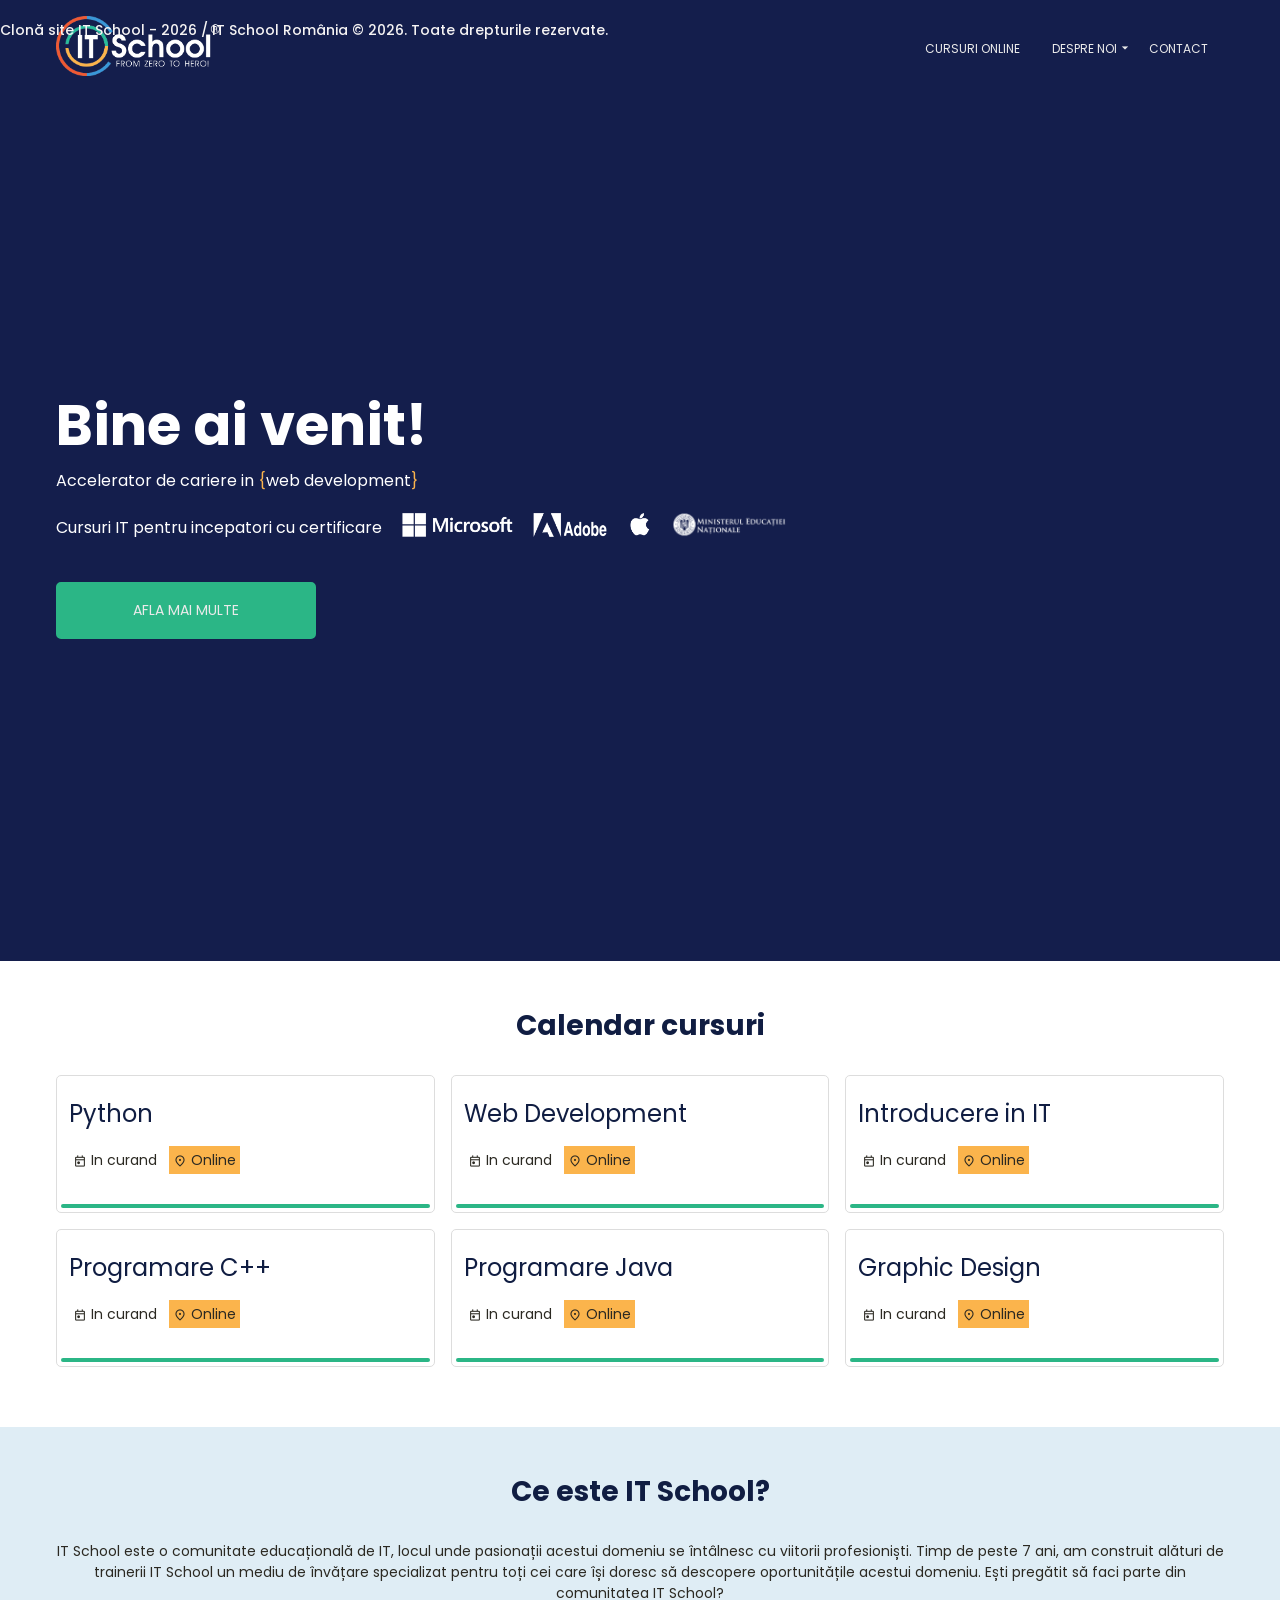
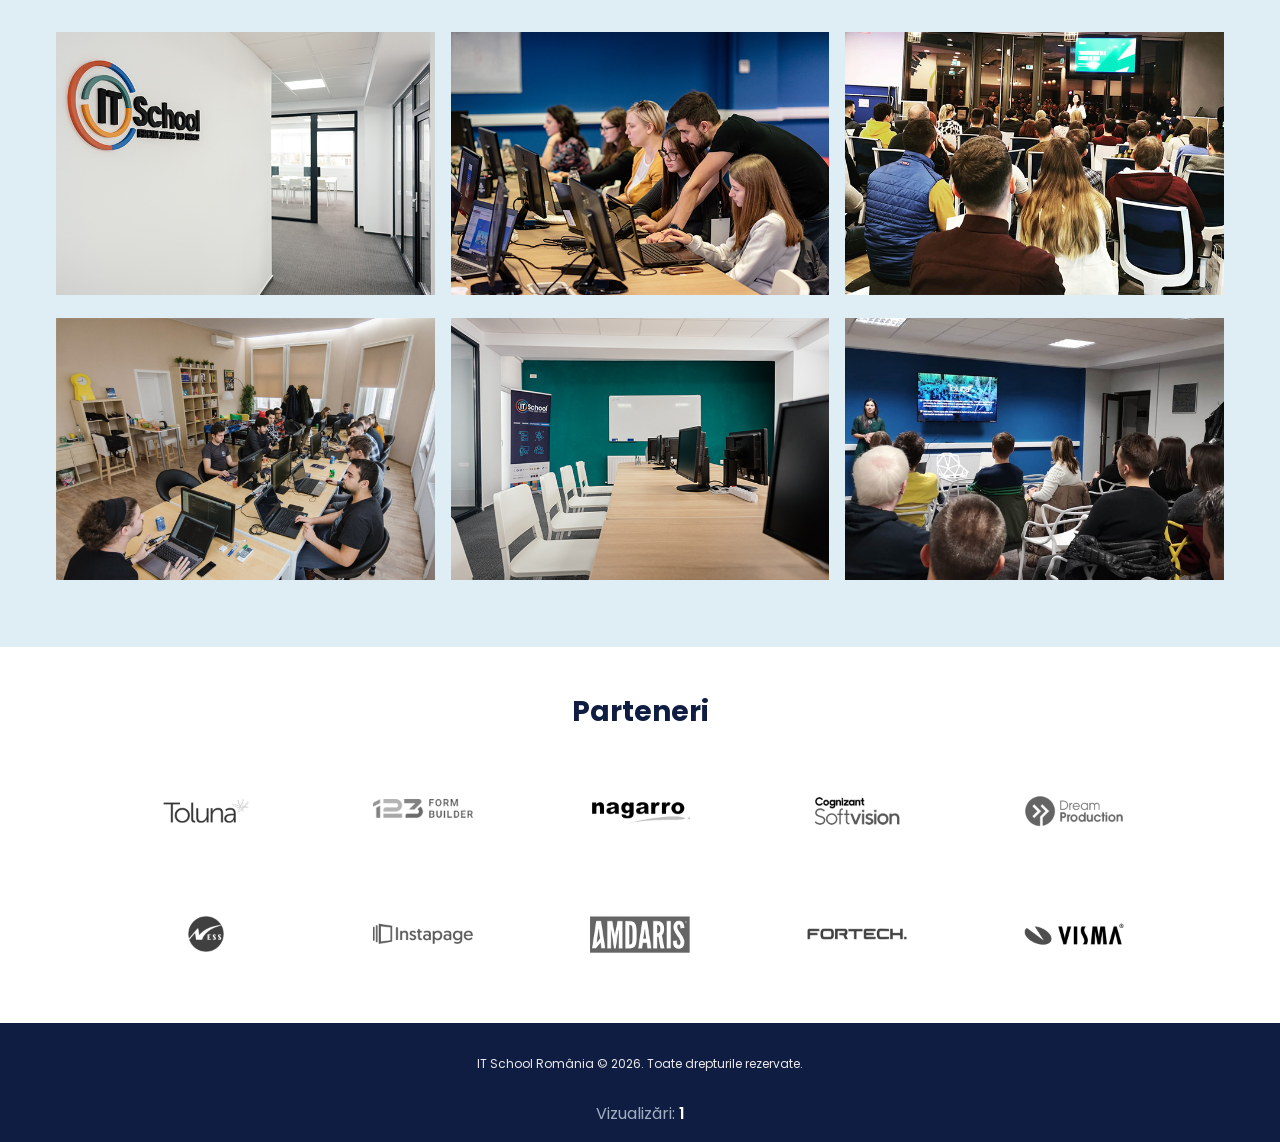
<file: index.html>
<!doctype html>
<html lang="en">
  <head>
    <meta charset="UTF-8" />
    <meta http-equiv="X-UA-Compatible" content="IE=edge" />
    <meta name="viewport" content="width=device-width, initial-scale=1.0" />
    <title>Clonă IT School</title>
    <meta name="description" content="O replică a site-ului itschool.ro" />

    <link rel="preconnect" href="https://fonts.googleapis.com" />
    <link rel="preconnect" href="https://fonts.gstatic.com" crossorigin />
    <link
      href="https://fonts.googleapis.com/css2?family=Poppins:ital,wght@0,400;0,700;1,400&display=swap"
      rel="stylesheet"
    />
    <link
      href="https://fonts.googleapis.com/css2?family=Material+Symbols+Outlined:opsz,wght,FILL,GRAD@24,400,0,0"
      rel="stylesheet"
    />
    <link rel="stylesheet" href="css/main.css" />
    <link rel="stylesheet" href="css/home.css" />

    <style>
      .scrolling-ticker {
        background-color: transparent;
        color: #f5f3f3;
        padding: 20px 0;
        overflow: hidden;
        white-space: nowrap;
        width: 100%;
        position: relative;
        z-index: 5;
        font-family: 'Poppins', sans-serif;
        font-size: 14px;
        font-weight: 500;
      }
      .ticker-text {
        display: inline-block;
        animation: moveLeft 20s linear infinite;
      }
      @keyframes moveLeft {
        0% { transform: translateX(100vw); }
        100% { transform: translateX(-100%); }
      }
      .fade-update {
        animation: flashHighlight 1s ease-out;
      }
      @keyframes flashHighlight {
        0% { color: #1a6be5; transform: scale(1.3); }
        100% { color: inherit; transform: scale(1); }
      }
    </style>
  </head>
  <body>
    <!-- NAVBAR -->
    <nav>
      <div class="container">
        <a href="index.html" class="logo-link">
          <img src="img/itschool-logo.png" alt="itschool logo" />
        </a>
        <div class="menu-icon-container">
          <span class="material-symbols-outlined menu-icon"> menu </span>
          <input type="checkbox" />
          <ul>
            <li><a href="pages/courses.html"> Cursuri Online </a></li>
            <li class="about-us">
              <a href="pages/about.html">
                Despre Noi
                <span class="material-symbols-outlined arrow-down-icon">
                  arrow_drop_down
                </span>
              </a>
              <div class="submenu">
                <a href="index.html">IT School</a>
                <a href="pages/about.html">Despre Noi</a>
                
              </div>
            </li>
            <li><a href="pages/contact.html"> Contact </a></li>
          </ul>
        </div>
      </div>
    </nav>

    <!-- TICKER -->
    <div class="scrolling-ticker">
      <div class="ticker-text">
        Clonă site IT School - 2026 / IT School România © 2026. Toate drepturile rezervate.
      </div>
    </div>

    <!-- MAIN CONTENT -->
    <main>
      <section class="welcome">
        <div class="container">
          <h1>Bine ai venit!</h1>
          <p>
            Accelerator de cariere in <span>{</span>web development<span>}</span>
          </p>
          <p>
            Cursuri IT pentru incepatori cu certificare
            <img src="img/microsoft.png" alt="Microsoft" />
            <img src="img/adobe.png" alt="Adobe" />
            <img src="img/apple.png" alt="Apple" />
            <img src="img/minister.png" alt="Ministerul Educatiei" />
          </p>
          <a href="pages/courses.html">Afla mai multe</a>
        </div>
      </section>

      <section class="courses">
        <div class="container grid">
          <h2>Calendar cursuri</h2>
          <div class="courses-container">
            <div class="course-wrapper">
              <div class="course">
                <div class="content">
                  <h3>Python</h3>
                  <div class="badges">
                    <span class="date">
                      <span class="material-symbols-outlined"> today </span>
                      <span>In curand</span>
                    </span>
                    <span class="place">
                      <span class="material-symbols-outlined"> location_on </span>
                      <span>Online</span>
                    </span>
                  </div>
                </div>
                <div class="bar"></div>
              </div>
            </div>
            <div class="course-wrapper">
              <div class="course">
                <div class="content">
                  <h3>Web Development</h3>
                  <div class="badges">
                    <span class="date">
                      <span class="material-symbols-outlined"> today </span>
                      <span>In curand</span>
                    </span>
                    <span class="place">
                      <span class="material-symbols-outlined"> location_on </span>
                      <span>Online</span>
                    </span>
                  </div>
                </div>
                <div class="bar"></div>
              </div>
            </div>
            <div class="course-wrapper">
              <div class="course">
                <div class="content">
                  <h3>Introducere in IT</h3>
                  <div class="badges">
                    <span class="date">
                      <span class="material-symbols-outlined"> today </span>
                      <span>In curand</span>
                    </span>
                    <span class="place">
                      <span class="material-symbols-outlined"> location_on </span>
                      <span>Online</span>
                    </span>
                  </div>
                </div>
                <div class="bar"></div>
              </div>
            </div>
            <div class="course-wrapper">
              <div class="course">
                <div class="content">
                  <h3>Programare C++</h3>
                  <div class="badges">
                    <span class="date">
                      <span class="material-symbols-outlined"> today </span>
                      <span>In curand</span>
                    </span>
                    <span class="place">
                      <span class="material-symbols-outlined"> location_on </span>
                      <span>Online</span>
                    </span>
                  </div>
                </div>
                <div class="bar"></div>
              </div>
            </div>
            <div class="course-wrapper">
              <div class="course">
                <div class="content">
                  <h3>Programare Java</h3>
                  <div class="badges">
                    <span class="date">
                      <span class="material-symbols-outlined"> today </span>
                      <span>In curand</span>
                    </span>
                    <span class="place">
                      <span class="material-symbols-outlined"> location_on </span>
                      <span>Online</span>
                    </span>
                  </div>
                </div>
                <div class="bar"></div>
              </div>
            </div>
            <div class="course-wrapper">
              <div class="course">
                <div class="content">
                  <h3>Graphic Design</h3>
                  <div class="badges">
                    <span class="date">
                      <span class="material-symbols-outlined"> today </span>
                      <span>In curand</span>
                    </span>
                    <span class="place">
                      <span class="material-symbols-outlined"> location_on </span>
                      <span>Online</span>
                    </span>
                  </div>
                </div>
                <div class="bar"></div>
              </div>
            </div>
          </div>
        </div>
      </section>

      <section class="who-we-are">
        <div class="container grid">
          <h2>Ce este IT School?</h2>
          <p>
            IT School este o comunitate educațională de IT, locul unde
            pasionații acestui domeniu se întâlnesc cu viitorii profesioniști.
            Timp de peste 7 ani, am construit alături de trainerii IT School un
            mediu de învățare specializat pentru toți cei care își doresc să
            descopere oportunitățile acestui domeniu. Ești pregătit să faci
            parte din comunitatea IT School?
          </p>
          <div class="images-container">
            <div class="image-wrapper">
              <img src="img/about-us-1.jpeg" alt="" />
            </div>
            <div class="image-wrapper">
              <img src="img/about-us-2.jpeg" alt="" />
            </div>
            <div class="image-wrapper">
              <img src="img/about-us-3.jpeg" alt="" />
            </div>
            <div class="image-wrapper">
              <img src="img/about-us-4.jpeg" alt="" />
            </div>
            <div class="image-wrapper">
              <img src="img/about-us-5.jpeg" alt="" />
            </div>
            <div class="image-wrapper">
              <img src="img/about-us-6.jpeg" alt="" />
            </div>
          </div>
        </div>
      </section>

      <section class="partners">
        <div class="container">
          <h2>Parteneri</h2>
          <div class="partners-container">
            <div class="image-wrapper"><img src="img/toluna.png" alt="Toluna" /></div>
            <div class="image-wrapper"><img src="img/123formbuilder.png" alt="123formbuilder" /></div>
            <div class="image-wrapper"><img src="img/nagarro.png" alt="Nagarro" /></div>
            <div class="image-wrapper"><img src="img/cognizant.png" alt="SoftVision" /></div>
            <div class="image-wrapper"><img src="img/dreamproduction.png" alt="Dream Production" /></div>
            <div class="image-wrapper"><img src="img/ness.png" alt="Ness" /></div>
            <div class="image-wrapper"><img src="img/instapage.png" alt="Instapage" /></div>
            <div class="image-wrapper"><img src="img/amdaris.png" alt="Amadaris" /></div>
            <div class="image-wrapper"><img src="img/fortech.png" alt="Fortech" /></div>
            <div class="image-wrapper"><img src="img/visma.png" alt="Visma" /></div>
          </div>
        </div>
      </section>
    </main>

    <!-- FOOTER -->
    <footer>
      <div class="container">
        <p>IT School România © 2026. Toate drepturile rezervate.</p>
        <div style="text-align:center; margin-top:12px; color: #a0aec0; font-family: 'Poppins', sans-serif;">
          Vizualizări: <span id="vizitatori-reali" style="font-weight: 600; color: #ffffff; display: inline-block;">0</span>
        </div>
      </div>
    </footer>

    <!-- SCRIPT CONTOR -->
    <script>
      document.addEventListener("DOMContentLoaded", function() {
        const elViz = document.getElementById('vizitatori-reali');
        if (!elViz) return;

        let backup = localStorage.getItem('it_school_global');
        let initialCount = backup ? parseInt(backup, 10) : 0;
        elViz.textContent = initialCount;

        function afiseazaContor(numar) {
          if (numar === undefined || numar === null) return;
          const num = parseInt(numar, 10);
          if (isNaN(num)) return;

          const old = parseInt(elViz.textContent, 10);
          elViz.textContent = num;
          if (num !== old) {
            elViz.classList.remove('fade-update');
            void elViz.offsetWidth;
            elViz.classList.add('fade-update');
          }
          localStorage.setItem('it_school_global', String(num));
        }

        const NAMESPACE = 'it_school_clona';
        const KEY = 'vizualizari';

        function fetchCountAPI(endpoint, retries = 2) {
          const url = `https://api.countapi.xyz/${endpoint}/${NAMESPACE}/${KEY}`;
          return new Promise((resolve, reject) => {
            const timeout = setTimeout(() => reject(new Error('Timeout')), 4000);
            fetch(url)
              .then(res => {
                clearTimeout(timeout);
                if (!res.ok) throw new Error(`HTTP ${res.status}`);
                return res.json();
              })
              .then(data => {
                if (data && typeof data.value === 'number') {
                  resolve(data.value);
                } else {
                  reject(new Error('Invalid response'));
                }
              })
              .catch(err => {
                clearTimeout(timeout);
                if (retries > 0) {
                  setTimeout(() => {
                    fetchCountAPI(endpoint, retries - 1).then(resolve).catch(reject);
                  }, 1000);
                } else {
                  reject(err);
                }
              });
          });
        }

        const SESSION_KEY = 'vizita_contorizata';

        if (!sessionStorage.getItem(SESSION_KEY)) {
          fetchCountAPI('hit')
            .then(count => {
              sessionStorage.setItem(SESSION_KEY, 'true');
              afiseazaContor(count);
            })
            .catch(() => {
              const localCount = parseInt(localStorage.getItem('it_school_global') || '0', 10) + 1;
              afiseazaContor(localCount);
              sessionStorage.setItem(SESSION_KEY, 'true');
            });
        } else {
          fetchCountAPI('get')
            .then(count => afiseazaContor(count))
            .catch(() => {
              const localCount = parseInt(localStorage.getItem('it_school_global') || '0', 10);
              afiseazaContor(localCount);
            });
        }
      });
    </script>
  </body>
</html>
</file>
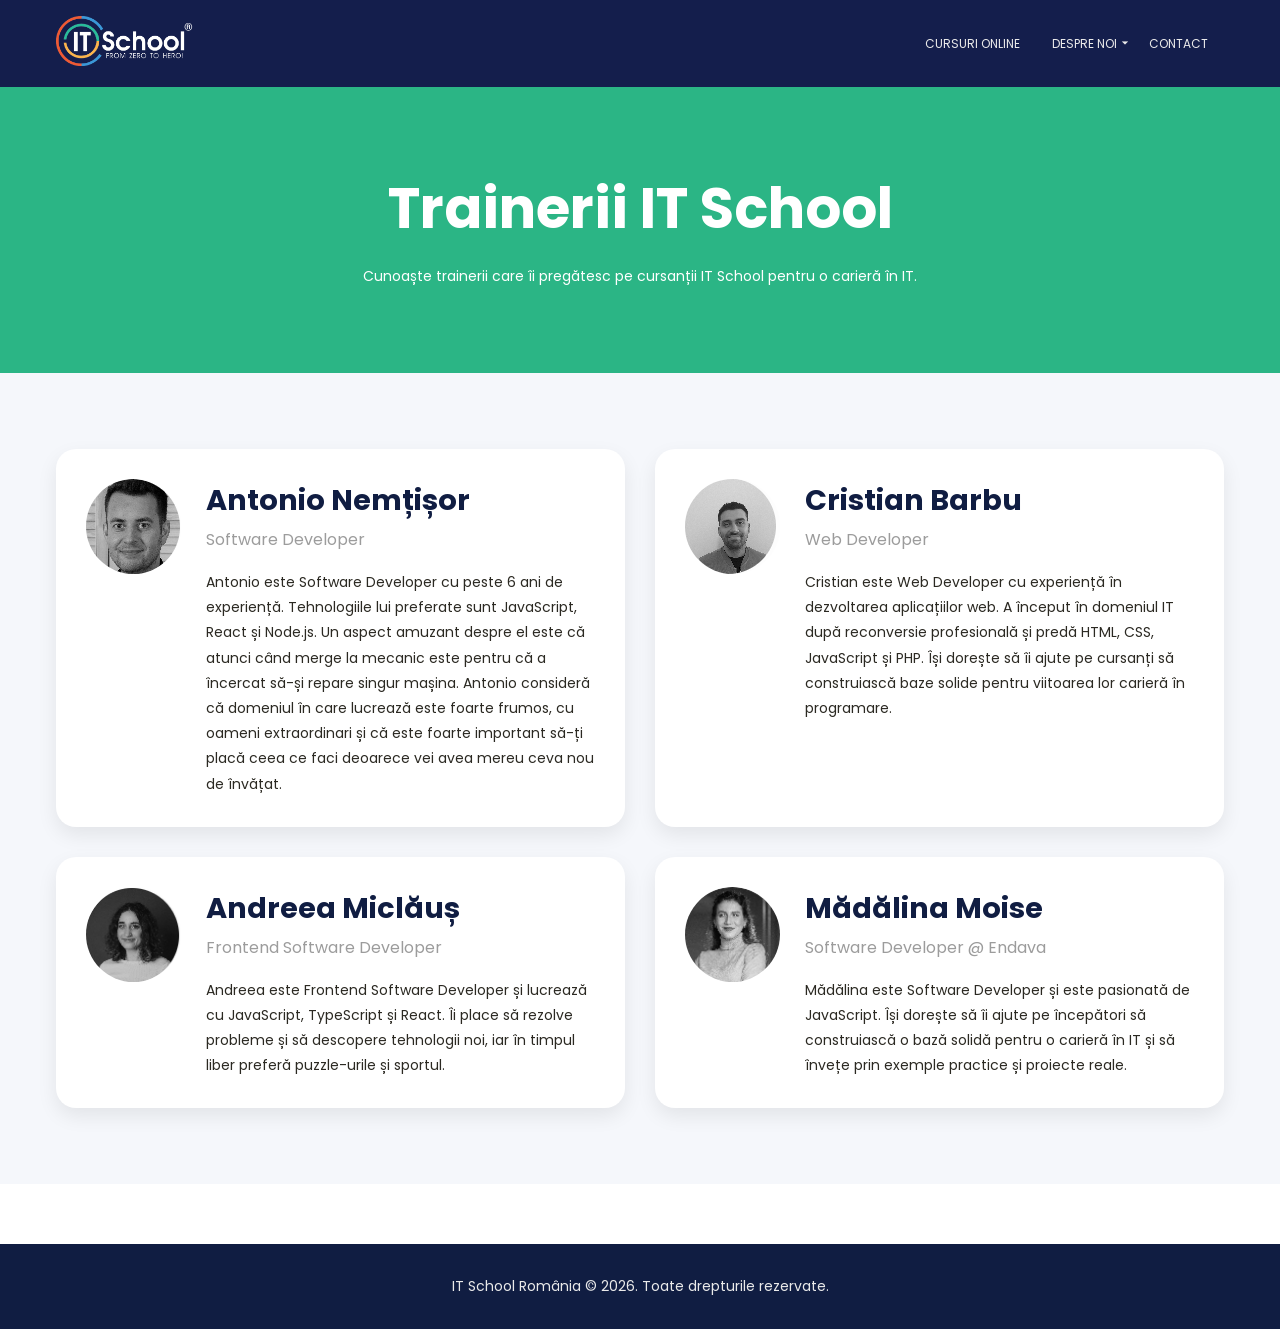
<file: pages/about.html>
<!DOCTYPE html>
<html lang="en">

<head>
    <meta charset="UTF-8">
    <meta name="viewport" content="width=device-width, initial-scale=1.0">

    <title>Trainerii IT School</title>

    <meta name="description" content="Trainerii IT School">

    <!-- Google Fonts -->
    <link rel="preconnect" href="https://fonts.googleapis.com">
    <link rel="preconnect" href="https://fonts.gstatic.com" crossorigin>
    <link href="https://fonts.googleapis.com/css2?family=Poppins:wght@300;400;500;600;700&display=swap" rel="stylesheet">

    <!-- Material Symbols -->
    <link rel="stylesheet" href="https://fonts.googleapis.com/css2?family=Material+Symbols+Outlined:opsz,wght,FILL,GRAD@24,400,0,0">

    <!-- CSS -->
    <link rel="stylesheet" href="../css/main.css">
    <link rel="stylesheet" href="../css/about.css">
</head>

<body>

    <!-- NAVBAR -->
    <nav>
        <div class="container">

            <!-- Logo-ul ramane in acelasi folder ../imagini/itschool-logo.png -->
            <a href="../index.html" class="logo-link">
                <img src="../img/itschool-logo.png" alt="IT School">
            </a>

            <div class="menu-icon-container">

                <span class="material-symbols-outlined menu-icon">
                    menu
                </span>

                <input type="checkbox">

                <ul>
                    <li>
                        <a href="courses.html">
                            Cursuri online
                        </a>
                    </li>
                    
                    <li class="about-us">
                        <a href="#" id="despre-noi-btn">
                            DESPRE NOI
                            <span class="material-symbols-outlined arrow-down-icon">
                                arrow_drop_down
                            </span>
                        </a>

                        <div class="submenu" id="despre-noi-submenu">
                            <a href="../index.html">IT SCHOOL</a>
                           
                            <a href="about.html">Despre noi</a>      
                        </div>
                    </li>

                    <li>
                        <a href="contact.html">
                            Contact
                        </a>
                    </li>
                </ul>

            </div>
        </div>
    </nav>

    <!-- HERO -->
    <section class="hero hero-green">
        <div class="container">
            <h1>Trainerii IT School</h1>
            <p>
                Cunoaște trainerii care îi pregătesc pe cursanții IT School
                pentru o carieră în IT.
            </p>
        </div>
    </section>

    <!-- TRAINERS -->
    <section class="trainers">
        <div class="container">
            <div class="trainers-grid">

                <!-- Trainer 1 -->
                <article class="trainer-card">
                    <!-- Corectat calea către folderul cu imagini separat de img-uri -->
                    <img src="../imagini/poza 1.png" alt="Antonio Nemțișor">
                    <div class="trainer-info">
                        <h2>Antonio Nemțișor</h2>
                        <h3>Software Developer</h3>
                        <p>
                            Antonio este Software Developer cu peste 6 ani de
                            experiență. Tehnologiile lui preferate sunt JavaScript,
                            React și Node.js. Un aspect amuzant despre el este că
                            atunci când merge la mecanic este pentru că a încercat
                            să-și repare singur mașina. Antonio consideră că
                            domeniul în care lucrează este foarte frumos,
                            cu oameni extraordinari și că este foarte important
                            să-ți placă ceea ce faci deoarece vei avea mereu
                            ceva nou de învățat.
                        </p>
                    </div>
                </article>

                <!-- Trainer 2 -->
                <article class="trainer-card">
                   
                    <img src="../imagini/img 2.png" alt="Cristian Barbu">
                    <div class="trainer-info">
                        <h2>Cristian Barbu</h2>
                        <h3>Web Developer</h3>
                        <p>
                            Cristian este Web Developer cu experiență în
                            dezvoltarea aplicațiilor web. A început în domeniul IT
                            după reconversie profesională și predă HTML, CSS,
                            JavaScript și PHP. Își dorește să îi ajute pe cursanți
                            să construiască baze solide pentru viitoarea lor
                            carieră în programare.
                        </p>
                    </div>
                </article>

                <!-- Trainer 3 -->
                <article class="trainer-card">
                   
                    <img src="../imagini/img 3.png" alt="Andreea Miclăuș">
                    <div class="trainer-info">
                        <h2>Andreea Miclăuș</h2>
                        <h3>Frontend Software Developer</h3>
                        <p>
                            Andreea este Frontend Software Developer și lucrează
                            cu JavaScript, TypeScript și React. Îi place să
                            rezolve probleme și să descopere tehnologii noi,
                            iar în timpul liber preferă puzzle-urile și sportul.
                        </p>
                    </div>
                </article>

                <!-- Trainer 4 -->
                <article class="trainer-card">
                    
                    <img src="../imagini/img 4.png" alt="Mădălina Moise">
                    <div class="trainer-info">
                        <h2>Mădălina Moise</h2>
                        <h3>Software Developer @ Endava</h3>
                        <p>
                            Mădălina este Software Developer și este pasionată de
                            JavaScript. Își dorește să îi ajute pe începători să
                            construiască o bază solidă pentru o carieră în IT și
                            să învețe prin exemple practice și proiecte reale.
                        </p>
                    </div>
                </article>

            </div>
        </div>
    </section>

    <!-- FOOTER -->
    <footer>
        <div class="container">
            <p>IT School România © 2026. Toate drepturile rezervate.</p>
        </div>
    </footer>

    <!-- SCRIPT MENIU -->
    <script>
        document.addEventListener('DOMContentLoaded', () => {
            const btnDespreNoi = document.getElementById('despre-noi-btn');
            const submeniu = document.getElementById('despre-noi-submenu');

            if (btnDespreNoi && submeniu) {
                btnDespreNoi.addEventListener('click', (event) => {
                    event.preventDefault(); 
                    submeniu.classList.toggle('show'); 
                });

                document.addEventListener('click', (event) => {
                    if (!btnDespreNoi.contains(event.target) && !submeniu.contains(event.target)) {
                        submeniu.classList.remove('show');
                    }
                });
            }
        });
    </script>

</body>
</html>
</file>
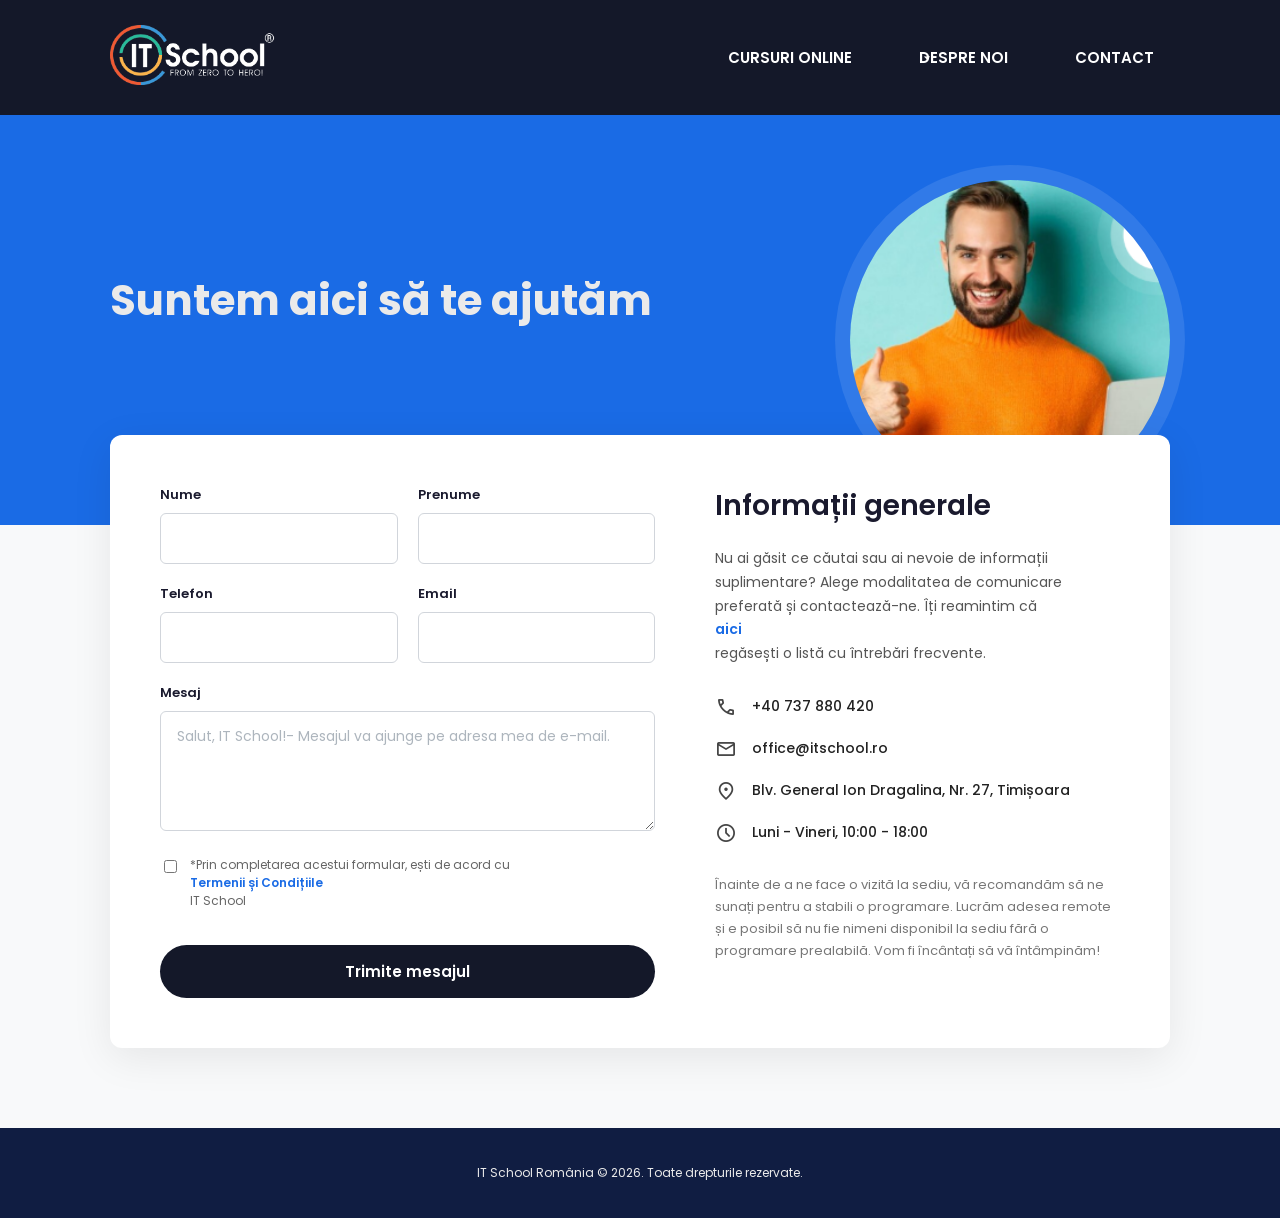
<file: pages/contact.html>
<!DOCTYPE html>
<html lang="ro">
  <head>
    <meta charset="UTF-8" />
    <meta http-equiv="X-UA-Compatible" content="IE=edge" />
    <meta name="viewport" content="width=device-width, initial-scale=1.0" />
    <title>Clonă IT School - Contact</title>
    
    <!-- Fonturi și Iconițe Google -->
    <link rel="preconnect" href="https://fonts.googleapis.com" />
    <link rel="preconnect" href="https://fonts.gstatic.com" crossorigin />
    <link href="https://fonts.googleapis.com/css2?family=Poppins:wght@400;500;600;700&display=swap" rel="stylesheet" />
    <link rel="stylesheet" href="https://fonts.googleapis.com/css2?family=Material+Symbols+Outlined:opsz,wght,FILL,GRAD@24,400,0,0" />
    
    <!-- CSS Extern -->
    <link rel="stylesheet" href="../css/main.css" />
    <link rel="stylesheet" href="../css/contact.css" />
  </head>

  <body>
    <!-- Navbar (Am adăugat clasa 'navbar' pentru a-l face transparent în CSS-ul de contact) -->
    <nav class="navbar">
      <div class="container-contact">
        <a href="../index.html" class="logo-link">
          <img src="../img/itschool-logo.png" alt="itschool logo" />
        </a>
        <div class="menu-icon-container">
          <span class="material-symbols-outlined menu-icon"> menu </span>
          <input type="checkbox" />
          <ul>
            <li><a href="courses.html"> Cursuri Online </a></li>
            <li class="about-us">
              <a href="about.html">
                DESPRE NOI
                <span class="material-symbols-outlined arrow-down-icon"> arrow_drop_down </span>
              </a>
              <div class="submenu">
                <a href="../index.html">IT School</a>
                <a href="about.html">Despre Noi</a>
              </div>
            </li>
            <li><a href="contact.html"> Contact </a></li>
          </ul>
        </div>
      </div>
    </nav>

    <main class="contact-page">
      <!-- Secțiunea Albastră (Hero) -->
      <section class="hero-banner">
        <div class="container-contact hero-content">
          <h1>Suntem aici să te ajutăm</h1>
          <img src="../img/poza 1.1.1.png" alt="Contact Support" class="hero-image" />
        </div>
      </section>

      <!-- Cardul principal de contact -->
      <section class="contact-section">
        <div class="container-contact">
          <div class="contact-card">
            
            <!-- Coloana Stângă: Formular -->
            <div class="form-column">
              <!-- Trucul Iframe-ului Ascuns -->
              <script>var submitted=false;</script>
              <iframe name="hidden_iframe" id="hidden_iframe" style="display:none;" onload="if(submitted){ alert('Mesajul a fost trimis cu succes!'); document.getElementById('contactForm').reset(); }"></iframe>

              <form id="contactForm" class="contact-form" action="https://formsubmit.co/constantinlupu511@gmail.com" method="POST" target="hidden_iframe" onsubmit="submitted=true;">
                
                <input type="hidden" name="_subject" value="Mesaj nou de pe site-ul IT School Clone!">
                <input type="hidden" name="_captcha" value="false">

                <div class="form-row">
                  <div class="input-group">
                    <label for="nume">Nume</label>
                    <input type="text" id="nume" name="nume" required />
                  </div>
                  <div class="input-group">
                    <label for="prenume">Prenume</label>
                    <input type="text" id="prenume" name="prenume" required />
                  </div>
                </div>

                <div class="form-row">
                  <div class="input-group">
                    <label for="telefon">Telefon</label>
                    <input type="tel" id="telefon" name="telefon" required />
                  </div>
                  <div class="input-group">
                    <label for="email">Email</label>
                    <input type="email" id="email" name="email" required />
                  </div>
                </div>

                <div class="input-group">
                  <label for="mesaj">Mesaj</label>
                  <textarea id="mesaj" name="mesaj" placeholder="Salut, IT School!- Mesajul va ajunge pe adresa mea de e-mail." required></textarea>
                </div>

                <div class="checkbox-group">
                  <input type="checkbox" id="termeni" name="termeni" required />
                  <label for="termeni">
                    *Prin completarea acestui formular, ești de acord cu <a href="#">Termenii și Condițiile</a> IT School
                  </label>
                </div>

                <button type="submit" class="submit-btn">Trimite mesajul</button>
              </form>
            </div>

            <!-- Coloana Dreaptă: Informații Generale -->
            <div class="info-column">
              <h2>Informații generale</h2>
              <p class="description">
                Nu ai găsit ce căutai sau ai nevoie de informații suplimentare? Alege modalitatea de comunicare preferată și contactează-ne. Îți reamintim că <a href="faq.html">aici</a> regăsești o listă cu întrebări frecvente.
              </p>

              <ul class="contact-details">
                <li>
                  <span class="material-symbols-outlined icon">call</span>
                  <span>+40 737 880 420</span>
                </li>
                <li>
                  <span class="material-symbols-outlined icon">mail</span>
                  <span>office@itschool.ro</span>
                </li>
                <li>
                  <span class="material-symbols-outlined icon">location_on</span>
                  <span>Blv. General Ion Dragalina, Nr. 27, Timișoara</span>
                </li>
                <li>
                  <span class="material-symbols-outlined icon">schedule</span>
                  <span>Luni - Vineri, 10:00 - 18:00</span>
                </li>
              </ul>

              <p class="description disclaimer">
                Înainte de a ne face o vizită la sediu, vă recomandăm să ne sunați pentru a stabili o programare. Lucrăm adesea remote și e posibil să nu fie nimeni disponibil la sediu fără o programare prealabilă. Vom fi încântați să vă întâmpinăm!
              </p>
            </div>

          </div>
        </div>
      </section>
    </main>

    <!-- Footer -->
    <footer>
      <div class="container-contact" style="text-align: center; padding: 20px 0;">
        <p>IT School România © 2026. Toate drepturile rezervate.</p>
      </div>
    </footer>
  </body>
</html>
</file>
<file: css/main.css>
/* Adaugam varaibile */
:root {
    --text-primary: #101d42;
    --text-secondary: #fbb44c;
    --text-dark: #2b2922;
    --text-light: #eaeaea;
    --text-white: #ffffff;

    --bg-primary: #141e4c;
    --bg-secondary: #dfedf5;
    --bg-dark: #101d42;
    --bg-light: #ffffff;

    --button-color: #2bb686;

    --fs-large: 1rem;
    --fs-medium: 0.875rem;
    --fs-small: 0.75rem;

    --spacing-xl: 2.625rem;
    --spacing-large: 1.75rem;
    --spacing-medium: 1rem;
    --spacing-small: 0.5rem;
    --spacing-tiny: 0.25rem;

    --mobile-logo-height: 45px;
}

/* Resetam proprietatile default */
* {
    box-sizing: border-box;
}

body, h1, h2, h3, p {
    margin: 0;
    padding: 0;
}

ul {
  list-style-type: none;
  margin: 0;
  padding: 0;
}

a {
    display: block;
    text-decoration: none;
}

/* Resetam stilurile aduagate by default pe mobile */
input[type="submit"] {
    -webkit-appearance: none;
    -moz-appearance: none;
    appearance: none;
    opacity: 1;
}

/* Adaugam proprietati legate de font */
body {
    font-family: 'Poppins', sans-serif;
}

h1 {
    font-size: 3.5rem
}

h2 {
    font-size: 1.75rem;
}

h3 {
    font-size: 1.5rem;
}

p {
    font-size: var(--fs-medium);
}

/* Adaugam proprietati legate de culori */
h1 {
    color: var(--text-light);
}

h2 {
    color: var(--text-primary);
}

h3 {
    color: var(--text-secondary);
}

p {
    color: var(--text-dark);
}

/* Clase reutilizabile */
.container {
    max-width: 1200px;
    min-width: 320px;

    margin: auto;

    padding: var(--spacing-medium);
}

/* Layout */
body {
    display: flex;
    flex-direction: column;

    min-height: 100vh;
}

main {
    flex-grow: 1;
}

/* Stilizeara nav-ului */
nav {
    position: fixed;
    top: 0;

    width: 100%;

    background-color: var(--bg-primary);

    z-index: 2;
}

nav .container {
    display: flex;
    justify-content: space-between;
    align-items: center;
}

nav .logo-link {
    padding: 0;
}

nav img {
    width: auto;
    height: 60px;
}

/* Meniul si checkbox-ul sunt necesare doar pentru versiunea de mobile. */
nav .menu-icon {
    color: var(--text-light);
    display: none;
}

nav input[type="checkbox"] {
    display: none;
}

nav ul {
    display: flex;
}

nav li {
    position: relative;
}

nav a {
    font-size: var(--fs-small);
    /* Transformam textul sa contina doar majuscule.*/
    text-transform: uppercase;

    color: var(--text-light);

    padding: var(--spacing-medium);
}

nav .arrow-down-icon {
    font-size: var(--fs-large);

    /* Daca nu specificam top, left, right sau bottom, elementul va fi pozitionat automat, iar in acest caz il pozitioneaza fix cum trebuie. */
    position: absolute;
}

nav a:hover {
    color: var(--text-secondary);
}

nav .submenu {
    /* Initial, submeniul nu este afisat. Afisarea sa se face la hover pe parinte. */
    display: none;

    position: absolute;
    top: calc(100% - var(--spacing-small));
    left: var(--spacing-medium);

    width: 10rem;
    padding: var(--spacing-tiny) 0;

    background-color: var(--bg-dark);

    z-index: 3;
}

nav .submenu a {
    padding: var(--spacing-tiny) var(--spacing-small);
}

/* Atentie la acest selector! display: block se aplica pe elementul cu clasa submenu, doar atunci cand parintele cu clasa about us are hover! */
nav .about-us:hover .submenu {
    display: block;
}

/* Stilizarea pentru mobile */
@media (max-width: 768px) {
    nav img {
        height: var(--mobile-logo-height);
    }

    /* Ascundem link-urile si afisam iconita de meniu, la pachet cu checkbox-ul.
    De asemenea, ascundem submeniul (intrucat am avea nevoie de JS ca sa-l facem pe mobil) si iconita ce indica prezenta lui. */
    nav ul {
        display: none;
    }

    nav .menu-icon {
        display: block;
    }

    nav .arrow-down-icon {
        display: none;
    }

    nav .about-us:hover .submenu {
        display: none;
    }

    nav .menu-icon-container {
        position: relative;
    }

    /* Un nou tip de selector: sleectam input-ul care are ca atribut type="checkbox." */
    nav input[type="checkbox"] {
        /* Pe mobil checkbox-ul trebuie sa fie prezent pe ecran. */
        display: block;

        /* Practic, punem checkbox-ul deasupra iconitei de meniu. */
        position: absolute;
        top: 0;
        left: 0;

        height: 100%;
        width: 100%;

        /* Atentie, opacity 0 doar ascunde vizual elementul, ele inca este prezent pe ecran.*/
        opacity: 0;

        margin: 0;

        /* Schimbam afisajul cursorului mouse-ului. */
        cursor: pointer;
    }

    /* Doua tipuri noi de selector:
    1. input:checked => elementul este stilizat doar daca checkbox-ul se afla in starea checked.
    2. input:checked ~ ul => aplica CSS-ul doar pe FRATII (de acelasi nivel) lui input:checked aflati SUB el ca ordine. Evident, doar fratii care sunt ul. */
    nav input[type="checkbox"]:checked ~ ul {
        display: block;
        width: 100%;

        /* Cand vrem sa ne pozitionam absolut la viewport, folosim position: fixed. Position: absolute s-ar pozitiona fata de primul element relativ, ceea ce nu ne-ar ajuta. */
        position: fixed;
        /* Unde se afiseaza meniul extins pe mobil? Pai imediat sub nav. Cum calculam cat are nav-ul? Dimensiunea logo-ului + padding. */
        top: calc(var(--mobile-logo-height) + 2 * var(--spacing-medium));
        left: 0;

        background-color: var(--bg-dark);
    }
}

/* ========================================
   BUTOANE UNIFORME – se aplică pe toate paginile
   ======================================== */
.btn,
.btn-details,
.submit-btn,
.cta-button,
.btn-primary {
    display: inline-block;
    padding: 12px 20px;
    font-size: 14px;
    font-weight: 600;
    border-radius: 6px;
    border: none;
    background-color: var(--bg-primary);
    color: #ffffff;
    text-decoration: none;
    cursor: pointer;
    font-family: 'Poppins', sans-serif;
    text-align: center;
    line-height: 1.4;
    box-sizing: border-box;
    transition: background-color 0.3s ease;
}

.btn:hover,
.btn-details:hover,
.submit-btn:hover,
.cta-button:hover,
.btn-primary:hover {
    background-color: var(--button-color);
}

/* Footer */
footer {
    background-color: var(--bg-dark);
}

footer p {
    font-size: var(--fs-small);
    text-align: center;

    color: var(--text-light);

    padding: var(--spacing-medium) 0;
}
</file>
<file: css/home.css>
/* Welcome section */
.welcome {
  height: 100vh;
  width: 100%;
  background-color: var(--bg-primary);

  display: flex;
  justify-content: flex-start;
  align-items: center;
}

.welcome h1,
.welcome p {
  color: var(--text-white);
}

.welcome p {
  font-size: var(--fs-large);
  margin-bottom: var(--spacing-medium);
}

.welcome p:last-of-type {
  margin-bottom: var(--spacing-xl);
}

.welcome p span {
  color: var(--text-secondary);
}

.welcome img {
  height: 24px;
  width: auto;

  margin-left: var(--spacing-medium);

  /* Un bun exemplu de positionare relativa: mutam imaginile mai jos fata de pozitia lor initiala, pentru a arata mai bine. */
  position: relative;
  top: var(--spacing-tiny);
}

.welcome .container {
  display: flex;
  flex-direction: column;

  /* Vrem ca al nostru container sa ocupe tot spatiul disponibil. */
  flex-grow: 1;
}

.welcome a {
  color: var(--text-light);
  background-color: var(--button-color);

  font-size: var(--fs-medium);
  text-transform: uppercase;
  text-align: center;

  padding: var(--spacing-medium);
  border: 2px solid var(--button-color);
  border-radius: 5px;

  width: 260px;
}

.welcome a:hover {
  background-color: transparent;
}

@media (max-width: 768px) {
  .welcome h1 {
    font-size: 2.5rem;
  }

  /* Vrem ca ultimul paragraf sa nu aiba margine. */
  .welcome p:last-of-type {
    margin-bottom: 0;
  }

  .welcome img {
    display: block;

    margin-top: var(--spacing-medium);
    margin-left: var(--spacing-small);
  }

  .welcome a {
    /* Asundem butonul pe mobil. */
    display: none;
  }

  .welcome {
    padding-bottom: 4rem;
  }
}

/* Couses section */
.courses h2 {
  margin: var(--spacing-large) 0;
  text-align: center;
}

/* Stilizarea se aplica doar pe un element care are IN ACELASI TIMP clasele container si grid. */
.courses .container.grid {
  padding: var(--spacing-medium) var(--spacing-small);
}

.courses .courses-container {
  display: flex;
  flex-wrap: wrap;

  margin-bottom: var(--spacing-large);
}

.courses .course-wrapper {
  width: calc(100% / 3);

  padding-left: var(--spacing-small);
  padding-right: var(--spacing-small);
}

.courses .course {
  width: 100%;

  border: 1px solid #ddd;
  border-radius: 5px;
  padding: var(--spacing-tiny);
}

.courses h3 {
  color: var(--text-primary);
  font-weight: 400;
}

.courses span {
  font-size: var(--fs-medium);
  color: var(--text-dark);
}

.courses .material-symbols-outlined {
  /* Veritcal align aliniaza pe vertcala elementele inline. */
  vertical-align: middle;
}

.course .date,
.courses .place {
  padding: var(--spacing-tiny);
}

.courses .place {
  background-color: var(--text-secondary);
  margin-left: var(--spacing-tiny);
}

.courses .course,
.courses h3,
.courses .badges {
  margin-bottom: var(--spacing-medium);
}

.courses .bar {
  height: var(--spacing-tiny);
  background-color: var(--button-color);
  border-radius: 10px;
}

.courses .content {
  padding: var(--spacing-medium) var(--spacing-small);
}

@media (max-width: 992px) {
  .courses .course-wrapper {
    width: 50%;
  }
}

@media (max-width: 768px) {
  .courses .course-wrapper {
    width: 100%;
  }
}

/* Who we are section */
.who-we-are {
  background-color: var(--bg-secondary);
}

.who-we-are .container.grid {
  padding: var(--spacing-medium) var(--spacing-small);
}

.who-we-are h2 {
  padding-top: var(--spacing-large);
}

.who-we-are h2,
.who-we-are p {
  margin-bottom: var(--spacing-large);
  text-align: center;
}

.who-we-are .container.grid p {
  margin-right: var(--spacing-small);
  margin-left: var(--spacing-small);
}

.who-we-are .images-container {
  display: flex;
  flex-wrap: wrap;

  margin-bottom: var(--spacing-large);
}

.who-we-are .image-wrapper {
  width: calc(100% / 3);

  padding-right: var(--spacing-small);
  padding-left: var(--spacing-small);
  margin-bottom: var(--spacing-medium);
}

.who-we-are img {
  width: 100%;
  height: auto;
}

@media (max-width: 992px) {
  .who-we-are .image-wrapper {
    width: 50%;
  }
}

@media (max-width: 768px) {
  .who-we-are .image-wrapper {
    width: 100%;
  }
}

/* Partners section */
.partners h2 {
  padding-top: var(--spacing-large);
  text-align: center;
}

.partners h2,
.partners .partners-container {
  margin-bottom: var(--spacing-large);
}

.partners .partners-container {
  display: flex;
  flex-wrap: wrap;
  /* In cazul partenerilor, nu vrem ca imaginile sa se intinda pe tot randul, deci le spatiem cu justify-content: space-around. */
  justify-content: space-around;

  margin: 0 var(--spacing-xl);
}

.partners .image-wrapper {
  width: 100px;

  margin-right: var(--spacing-xl);
  margin-left: var(--spacing-xl);
  margin-bottom: var(--spacing-medium);
}

.partners img {
  width: 100%;
  height: auto;

  /* Facem pozele gri. */
  filter: grayscale(100%);
}

.partners img:hover {
  /* La hover, coloram din nou pozele. */
  filter: grayscale(0);
}

@media (max-width: 768px) {
  .partners .partners-container {
    margin: 0 var(--spacing-small);
  }
}

@media (max-width: 576px) {
  .partners .image-wrapper {
    margin-right: var(--spacing-medium);
    margin-left: var(--spacing-medium);
  }
}
</file>
<file: css/about.css>
/* ===========================
   VARIABILE
=========================== */
:root {
    --text-primary: #101d42;
    --text-secondary: #fbb44c;
    --text-dark: #2b2922;
    --text-light: #eaeaea;
    --text-white: #ffffff;

    --bg-primary: #141e4c;
    --bg-secondary: #dfedf5;
    --bg-dark: #101d42;
    --bg-light: #ffffff;

    --button-color: #2bb585;

    --fs-large: 1rem;
    --fs-medium: 0.875rem;
    --fs-small: 0.75rem;

    --spacing-xl: 2.625rem;
    --spacing-large: 1.75rem;
    --spacing-medium: 1rem;
    --spacing-small: 0.5rem;
    --spacing-tiny: 0.25rem;

    --mobile-logo-height: 45px;
}

/* ===========================
   RESET
=========================== */
* {
    box-sizing: border-box;
}

body {
    font-family: "Poppins", sans-serif;
    display: flex;
    flex-direction: column;
    min-height: 100vh;
    margin: 0;
}

h1 {
    font-size: 3.5rem;
    color: var(--text-light);
}
h2 {
    font-size: 1.75rem;
    color: var(--text-primary);
}
h3 {
    font-size: 1.5rem;
    color: var(--text-secondary);
}

p {
    font-size: var(--fs-medium);
    color: var(--text-dark);
    margin: 0;
    padding: 0;
}

ul {
    list-style-type: none;
    margin: 0;
    padding: 0;
}

a {
    display: block;
    text-decoration: none;
}

input[type="submit"] {
    -webkit-appearance: none;
    -moz-appearance: none;
    appearance: none;
    opacity: 1;
}

/* ===========================
   CLASE REUTILIZABILE
=========================== */
.container {
    max-width: 1200px;
    min-width: 320px;
    margin: auto;
    padding: var(--spacing-medium);
}

/* ===========================
   NAVIGATION
=========================== */
nav {
    position: fixed;
    top: 0;
    width: 100%;
    background-color: var(--bg-primary);
    z-index: 2;
}

nav .container {
    display: flex;
    justify-content: space-between;
    align-items: center;
}

nav .logo-link {
    padding: 0;
}

nav img {
    width: auto;
    height: 50px;
}

nav .menu-icon {
    color: var(--text-light);
    display: none;
}

nav input[type="checkbox"] {
    display: none;
}

nav ul {
    display: flex;
}

nav li {
    position: relative;
}

nav a {
    font-size: var(--fs-small);
    text-transform: uppercase;
    color: var(--text-light);
    padding: var(--spacing-medium);
}

nav .arrow-down-icon {
    font-size: var(--fs-large);
    position: absolute;
}

nav a:hover {
    color: var(--text-white);
}

/* Submeniul trebuie să fie ascuns inițial */
nav .submenu {
    display: none; 
    position: absolute;
    top: calc(100% - var(--spacing-small));
    left: var(--spacing-medium);
    width: 10rem;
    padding: var(--spacing-tiny) 0;
    background-color: var(--bg-dark);
    z-index: 3;
}

/* REGULA MAGICĂ: Fără ea, meniul nu apare la click! */
nav .submenu.show {
    display: block;
}

/* ===========================
   FOOTER
=========================== */
footer {
    background-color: var(--bg-dark);
    margin-top: 60px; /* din noul CSS */
}

footer p {
    font-size: var(--spacing-small);
    text-align: center;
    color: var(--text-light);
    padding: var(--spacing-medium);
}

/* ===========================
   HERO (nou)
=========================== */
.hero {
    margin-top: 80px;
    background-color: var(--bg-primary);
    padding: 70px 0;
    text-align: center;
    display: flex;
    flex-direction: column;
    justify-content: center;
    align-items: center;
}

.hero h1 {
    color: var(--text-white);
    margin-bottom: 15px;
    width: 100%;
}

.hero p {
    color: var(--text-white);
    max-width: 700px;
    margin: 0 auto;
}

/* Modificator pentru Hero-ul verde de pe alte pagini */
.hero.hero-green {
    background-color: var(--button-color); /* Aceasta este variabila mea pentru verde */
    min-height: 250px;
}
/* ===========================
   TRAINERS (nou)
=========================== */
.trainers {
    background-color: #f5f7fb;
    padding: 60px 0;
}

.trainers-grid {
    display: grid;
    grid-template-columns: repeat(2, 1fr);
    gap: 30px;
}

/* ===========================
   CARD TRAINER (nou)
=========================== */
.trainer-card {
    display: flex;
    align-items: flex-start;
    background-color: #ffffff;
    padding: 30px;
    border-radius: 20px;
    box-shadow: 0 8px 20px rgba(0, 0, 0, 0.08);
    transition: 0.3s;
}

.trainer-card:hover {
    transform: translateY(-6px);
}

.trainer-card img {
    width: 95px;
    height: 95px;
    border-radius: 50%;
    object-fit: cover;
    margin-right: 25px;
    flex-shrink: 0;
}

.trainer-info {
    flex: 1;
}

.trainer-info h2 {
    margin: 0 0 5px;
    color: var(--text-primary);
    font-size: 1.8rem;
}

.trainer-info h3 {
    margin: 0 0 18px;
    color: #9c9c9c;
    font-size: 1rem;
    font-weight: 400;
}

.trainer-info p {
    line-height: 1.8;
}

/* ===========================
   MEDIA QUERIES (unificate)
=========================== */

/* Tablete și ecrane mai mici de 992px */
@media (max-width: 992px) {
    .trainers-grid {
        grid-template-columns: 1fr;
    }
}

/* Mobil (max-width: 768px) – combinăm stilurile pentru nav și conținut */
@media (max-width: 768px) {
    /* NAV */
    nav img {
        height: var(--mobile-logo-height);
    }
    nav ul {
        display: none;
    }
    nav .menu-icon {
        display: block;
    }
    nav .arrow-down-icon {
        display: none;
    }

    nav .menu-icon-container {
        position: relative;
    }
    nav input[type="checkbox"] {
        display: block;
        position: absolute;
        top: 0;
        left: 0;
        height: 100%;
        width: 100%;
        opacity: 0;
        margin: 0;
        cursor: pointer;
    }
    nav input[type="checkbox"]:checked ~ ul {
        display: block;
        width: 100%;
        position: fixed;
        top: calc(var(--mobile-logo-height) + 2 * var(--spacing-medium));
        left: 0;
        background-color: var(--bg-dark);
    }

    /* HERO */
    .hero {
        padding: 50px 20px;
    }
    .hero h1 {
        font-size: 2.5rem;
    }

    /* CARD TRAINER */
    .trainer-card {
        flex-direction: column;
        text-align: center;
    }
    .trainer-card img {
        margin: 0 auto 20px;
    }
    .trainer-info h2 {
        font-size: 1.5rem;
    }
}

/* Telefoane foarte mici (max-width: 480px) */
@media (max-width: 480px) {
    .hero h1 {
        font-size: 2rem;
    }
    .trainer-card {
        padding: 20px;
    }
}
footer p {
    font-size: var(--fs-medium); /* Am schimbat în variabila pentru font */
    text-align: center;
    color: var(--text-light);
    padding: var(--spacing-medium);
}
</file>
<file: css/contact.css>
/* ========================================
   Suprascriere Navbar pentru Pagina de Contact
   (Fixat la scroll + Fundal albastru închis)
   ======================================== */
.navbar { 
  position: fixed !important; /* Aceasta este modificarea cheie */
  top: 0;
  left: 0;
  width: 100%;
  background-color: #141829 !important;
  z-index: 999;
}

.navbar .container-contact {
  display: flex;
  justify-content: space-between; 
  align-items: center; 
  padding-top: 25px; 
  padding-bottom: 25px; /* Am adăugat puțin padding și jos pentru a echilibra banda */
}

/* Setări Meniu Desktop (Peste 768px) */
@media (min-width: 769px) {
  .menu-icon-container {
    display: flex;
    align-items: center;
  }
  
  .menu-icon-container .menu-icon,
  .menu-icon-container input[type="checkbox"] {
    display: none !important;
  }
  
  .menu-icon-container ul {
    display: flex;
    gap: 35px; 
    margin: 0;
    padding: 0;
    list-style: none;
    align-items: center;
  }
  
  .menu-icon-container ul li a {
    color: #ffffff; 
    text-decoration: none;
    font-weight: 600;
    font-size: 15px;
    display: flex;
    align-items: center;
    transition: color 0.3s;
  }
  
  .menu-icon-container ul li a:hover {
    color: #e2e8f0;
  }
}

/* ========================================
   Stiluri Pagina de Contact
   ======================================== */
body {
  font-family: 'Poppins', sans-serif;
  background-color: #f8f9fa;
  margin: 0;
  color: #333;
}

.container-contact {
  max-width: 1100px;
  margin: 0 auto;
  padding: 0 20px;
}

/* ========================================
   Secțiunea Albastră (Hero) + Imaginea
   ======================================== */
.hero-banner {
  background-color: #1a6be5;
  color: #fff;
  /* Padding-ul rămâne mare pentru ca textul să înceapă sub banda de albastru închis */
  padding: 140px 0 65px 0; 
  position: relative;
  overflow: hidden; 
  z-index: 1;
}

.hero-content {
  display: flex;
  justify-content: space-between; 
  align-items: center; 
  position: relative;
}

.hero-banner h1 {
  font-size: 42px;
  font-weight: 700;
  margin: 0;
  z-index: 2;
  text-align: left;
}

.hero-image {
  width: 320px;
  height: 320px;
  border-radius: 50%; 
  object-fit: cover;
  z-index: 1;
  transform: translateY(40px);
  box-shadow: 0 0 0 15px rgba(255, 255, 255, 0.1);
}

/* ========================================
   Secțiunea Cardului Suprapus
   ======================================== */
.contact-section {
  position: relative;
  margin-top: -90px;
  padding-bottom: 80px;
  z-index: 10;
}

.contact-card {
  background: #ffffff;
  border-radius: 12px;
  box-shadow: 0 10px 40px rgba(0, 0, 0, 0.08);
  padding: 50px;
  display: grid;
  grid-template-columns: 1.1fr 0.9fr;
  gap: 60px;
}

/* Formular (Stânga) */
.contact-form {
  display: flex;
  flex-direction: column;
  gap: 20px;
}

.form-row {
  display: grid;
  grid-template-columns: 1fr 1fr;
  gap: 20px;
}

.input-group {
  display: flex;
  flex-direction: column;
}

.input-group label {
  font-size: 13px;
  font-weight: 600;
  color: #1a1a2e;
  margin-bottom: 8px;
}

.input-group input,
.input-group textarea {
  width: 100%;
  padding: 14px 16px;
  border: 1px solid #d1d5db;
  border-radius: 6px;
  font-family: 'Poppins', sans-serif;
  font-size: 14px;
  color: #333;
  outline: none;
  transition: border-color 0.3s ease;
  box-sizing: border-box;
}

.input-group input:focus,
.input-group textarea:focus {
  border-color: #1a6be5;
}

.input-group textarea {
  min-height: 120px;
  resize: vertical;
}

.input-group textarea::placeholder {
  color: #adb5bd;
}

.checkbox-group {
  display: flex;
  align-items: flex-start;
  gap: 10px;
  margin-top: 5px;
}

.checkbox-group input[type="checkbox"] {
  margin-top: 4px;
  cursor: pointer;
}

.checkbox-group label {
  font-size: 12px;
  color: #666;
  line-height: 1.5;
}

.checkbox-group label a {
  color: #1a6be5;
  font-weight: 600;
  text-decoration: none;
}

.submit-btn {
  background-color: #141829;
  color: #fff;
  border: none;
  padding: 16px;
  border-radius: 30px;
  font-size: 15px;
  font-weight: 600;
  cursor: pointer;
  transition: background-color 0.3s;
  margin-top: 15px;
  font-family: 'Poppins', sans-serif;
}

.submit-btn:hover {
  background-color: #2a2e45;
}

/* Informații Generale (Dreapta) */
.info-column h2 {
  font-size: 28px;
  font-weight: 600;
  color: #1a1a2e;
  margin-top: 0;
  margin-bottom: 20px;
}

.info-column .description {
  font-size: 14px;
  color: #555;
  line-height: 1.7;
  margin-bottom: 30px;
}

.info-column .description a {
  color: #1a6be5;
  font-weight: 600;
  text-decoration: none;
}

.contact-details {
  list-style: none;
  padding: 0;
  display: flex;
  flex-direction: column;
  gap: 20px;
  margin-bottom: 30px;
}

.contact-details li {
  display: flex;
  align-items: center;
  gap: 15px;
  font-size: 14px;
  color: #222;
  font-weight: 500;
}

.contact-details li .icon {
  font-size: 22px;
  color: #444;
}

.info-column .disclaimer {
  margin-bottom: 0;
  color: #777;
  font-size: 13px;
}

/* ========================================
   Responsive 
   ======================================== */
@media (max-width: 992px) {
  .contact-card {
    grid-template-columns: 1fr;
    gap: 40px;
    padding: 30px;
  }
  
  .hero-content {
    flex-direction: column;
    text-align: center;
    gap: 30px;
  }

  .hero-banner h1 {
    text-align: center;
  }
  
  .hero-image {
    transform: translateY(0);
    width: 250px;
    height: 250px;
  }
}

@media (max-width: 768px) {
  .hero-banner {
    padding: 160px 0 120px 0;
  }
  
  .hero-banner h1 {
    font-size: 32px;
  }
  
  .hero-image {
    display: none;
  }

  .form-row {
    grid-template-columns: 1fr;
  }
}
</file>
